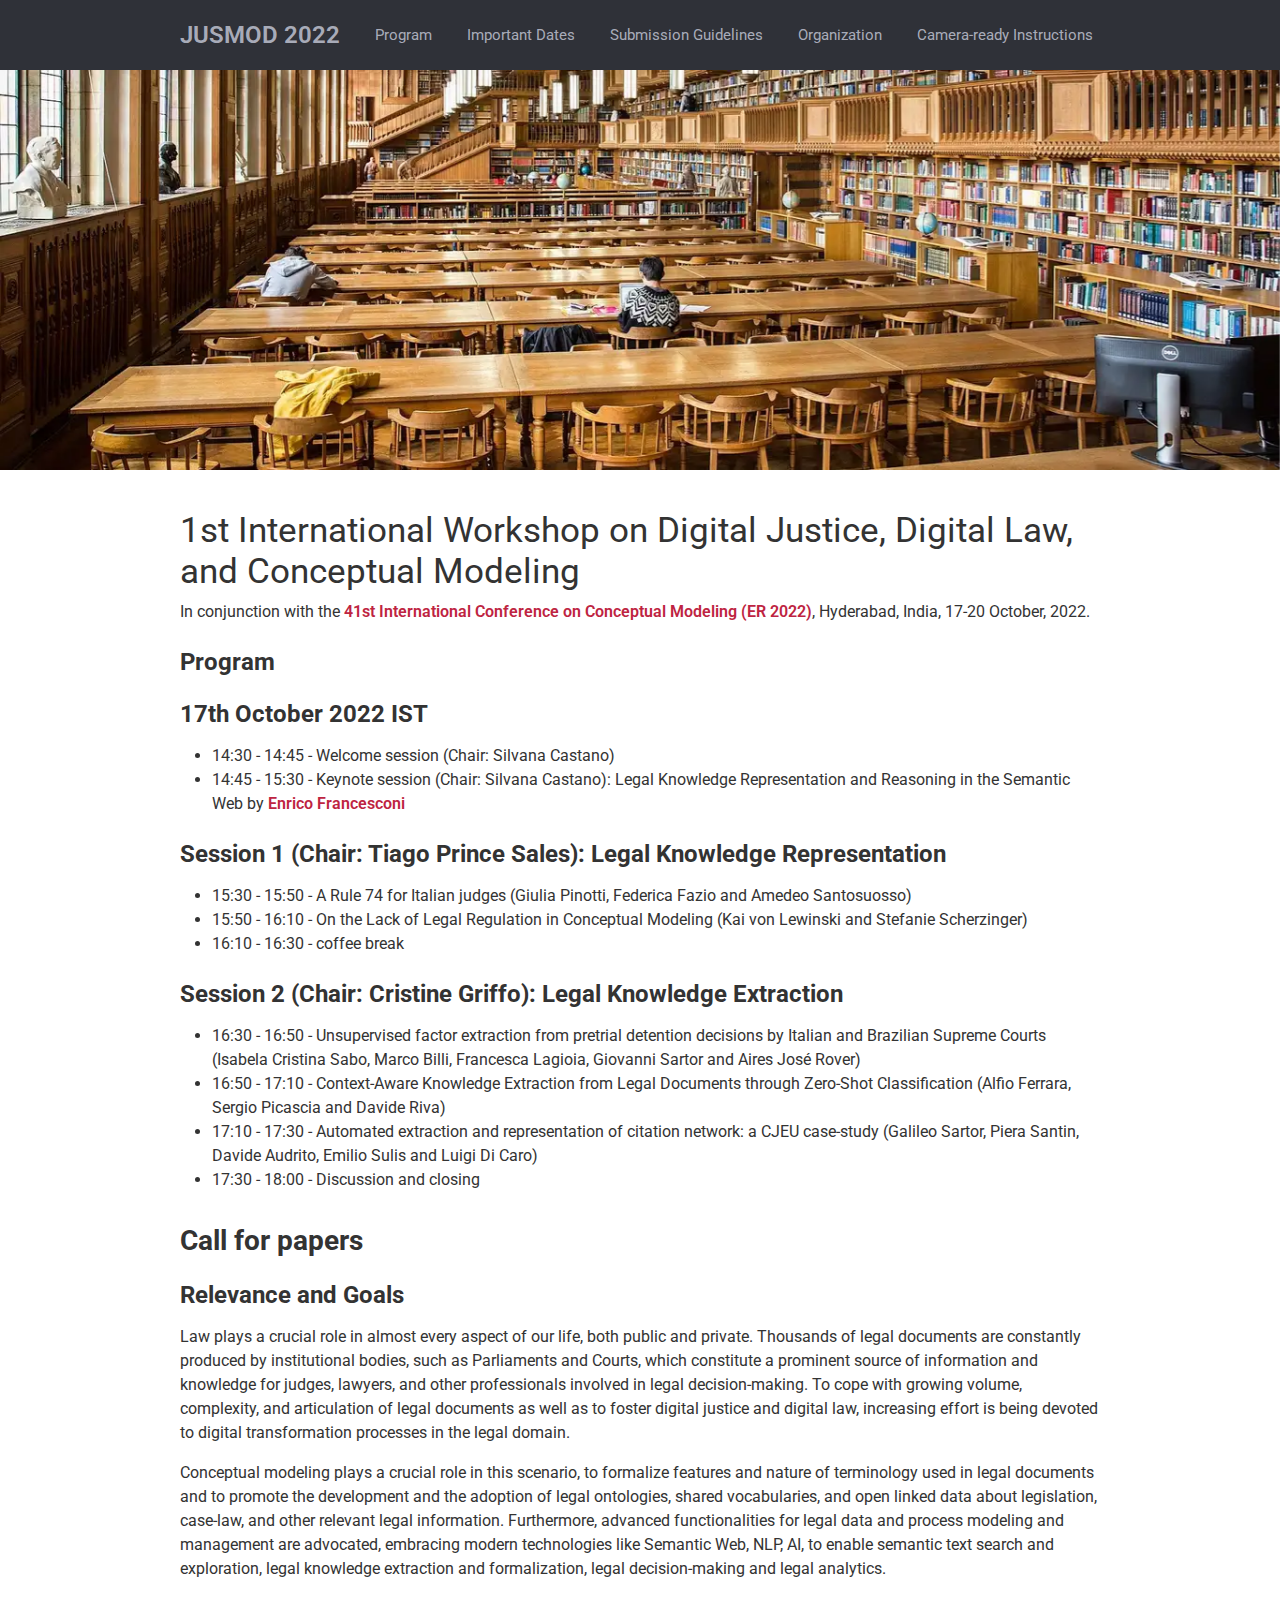
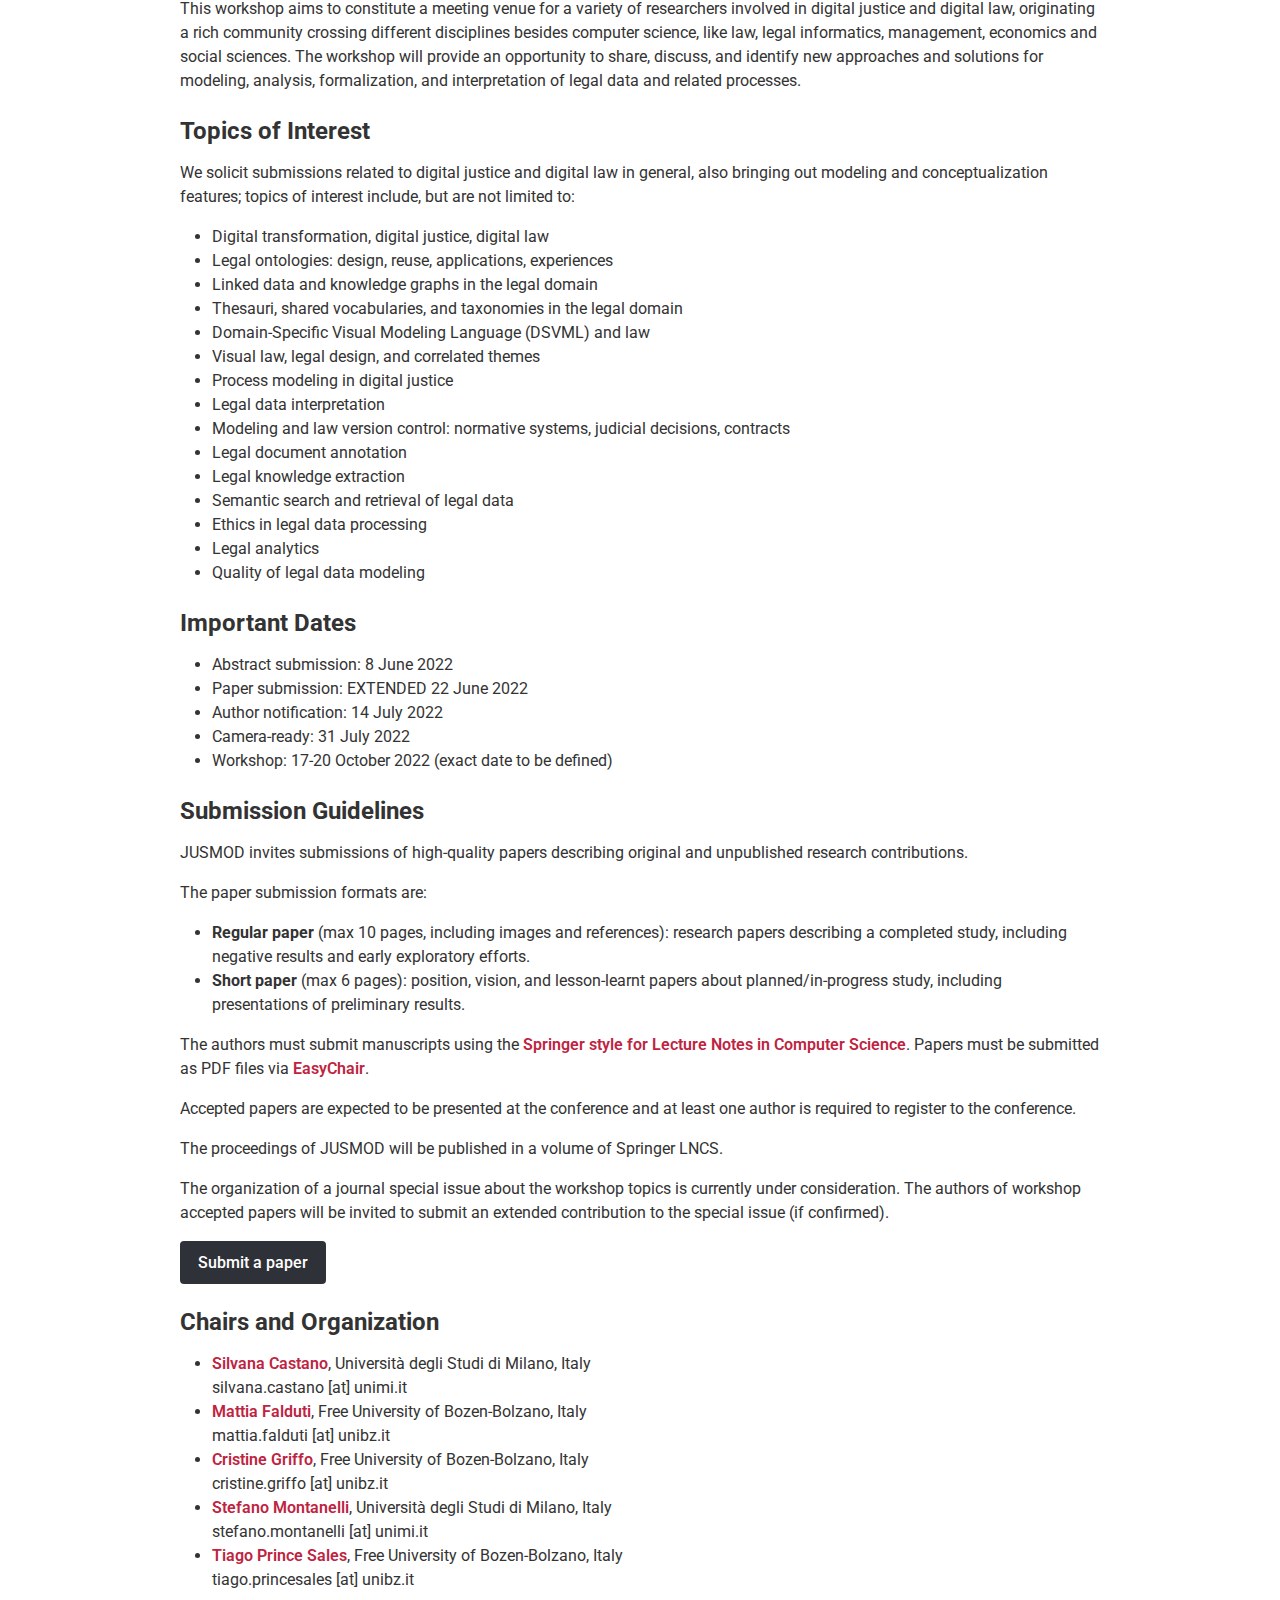
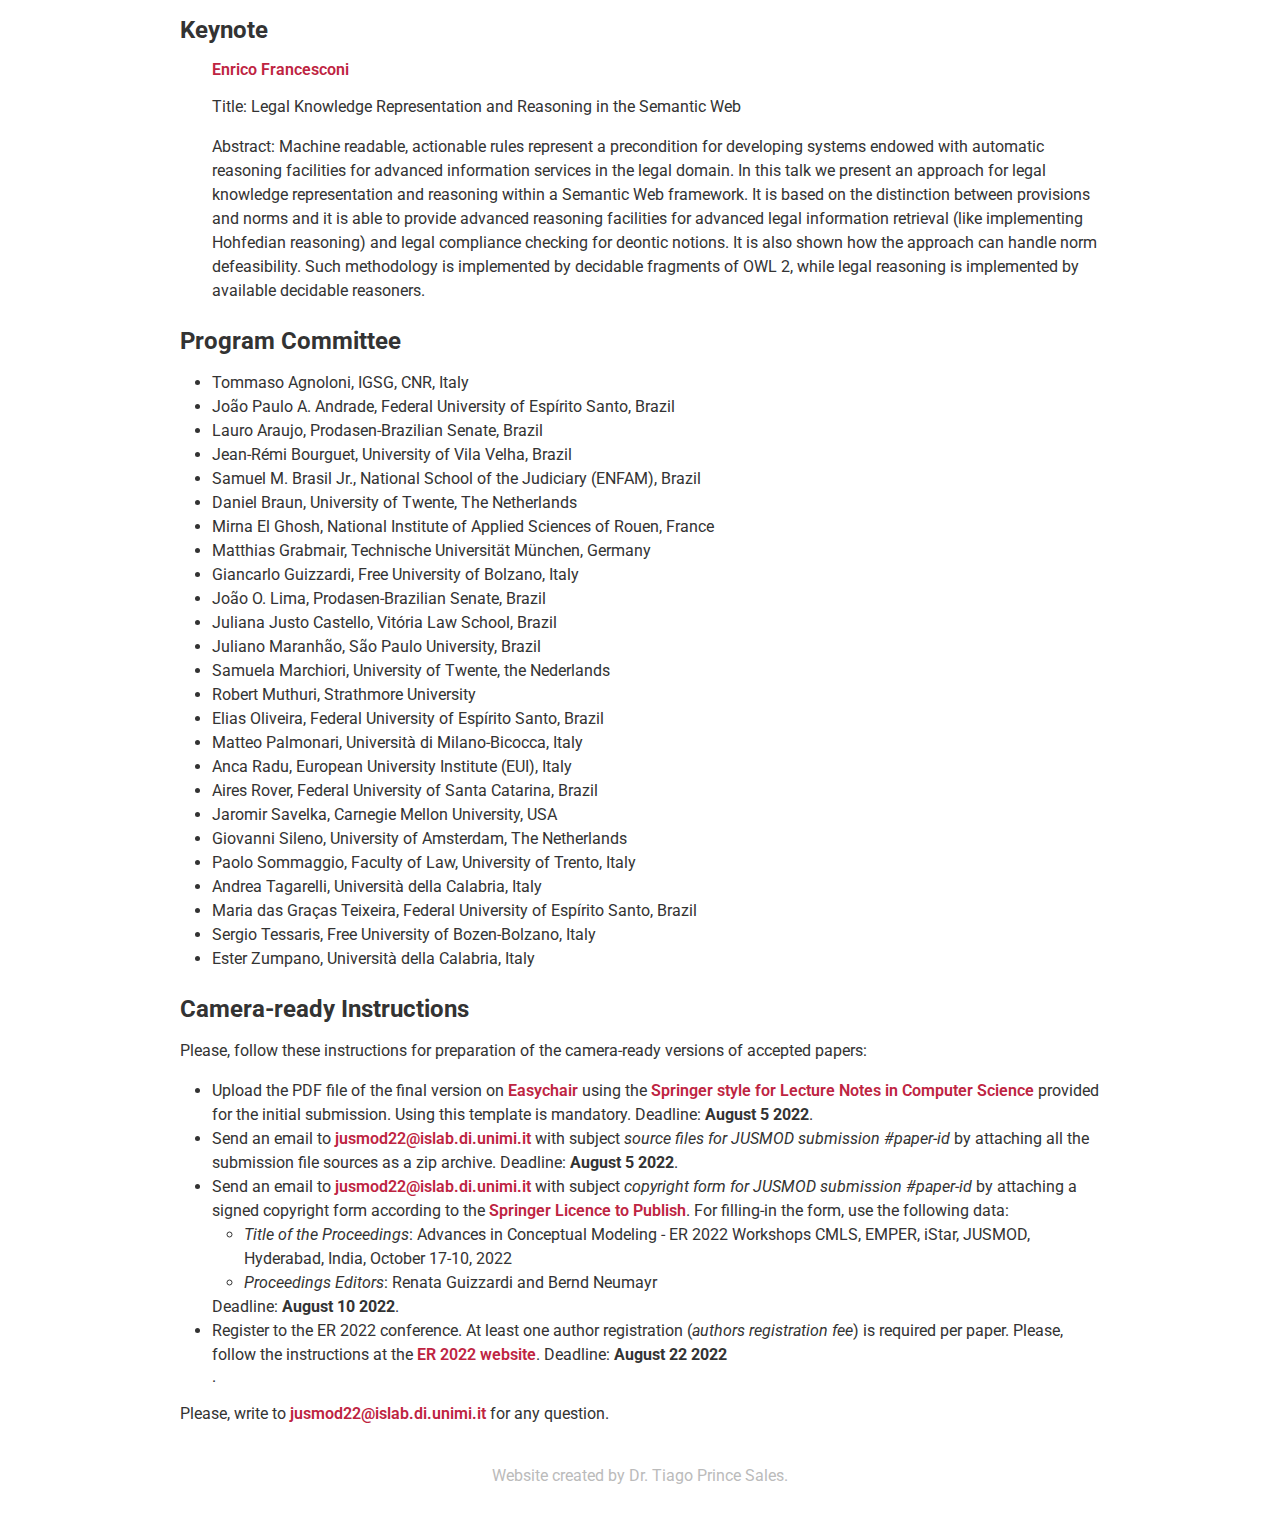
<file: index.html>
<!DOCTYPE html><html><head><meta charSet="utf-8"/><meta http-equiv="x-ua-compatible" content="ie=edge"/><meta name="viewport" content="width=device-width, initial-scale=1, shrink-to-fit=no"/><style data-href="/styles.17394949c17f4b7f514c.css" data-identity="gatsby-global-css">@import url(https://fonts.googleapis.com/css2?family=Roboto:ital,wght@0,100;0,300;0,400;0,500;0,700;0,900;1,100;1,300;1,400;1,500;1,700;1,900&display=swap);*{color:#333;font-family:Roboto,sans-serif;margin:0;padding:0;text-decoration:none}body,html{min-height:100%}.content,.navbar{max-width:920px;width:80%}.navbar{background-color:#2f3138;margin:0 auto}.banner{margin-top:70px}.content{margin:40px auto 0}header{background-color:#2f3138;overflow:hidden;position:fixed;top:0;width:100%;z-index:100}header:after{clear:both;content:"";display:table}header *{color:rgba(202,206,221,.8)}header :hover{color:#fff}.navbar{line-height:70px}.logo{font-size:24px;font-weight:600}.logo,nav{float:left}nav{font-size:15px;font-weight:400}nav ul{list-style:none;margin:0;padding:0}nav li{display:inline-block;margin-left:35px;position:relative}nav a{cursor:pointer;text-decoration:none}nav a:hover{color:#ededed}nav a:before{background-color:#be2441;content:"";display:block;height:3px;position:absolute;top:0;transition:all .25s ease-in-out;width:0}nav a:hover:before{width:100%}.content p{line-height:1.5em;margin:16px auto}.content p.subtitle{line-height:1.5em;margin:8px 0 16px}.content ul{margin-left:32px}.content li{line-height:1.5em}.content h1{font-size:35px;font-weight:400;margin-top:32px}.content h2{font-size:28px;margin-top:32px}.content h3{font-size:24px;margin-top:24px}.content h3+ul{margin-top:16px}.content a{color:#be2441;font-weight:600;transition:color .25s ease}.content a:hover{color:#be2441;text-decoration:underline}a.button{align-items:center;background:#2f3138;border-radius:4px;box-sizing:border-box;cursor:pointer;display:inline-flex;font-size:16px;font-weight:500;justify-content:center;min-height:2rem;min-width:2rem;padding:.75rem 1.125rem}a.button,a.button:hover{color:#fff;text-decoration:none}a.button:hover{background:#be2441}footer p{color:#bbb;margin:40px auto;text-align:center}</style><meta name="generator" content="Gatsby 4.2.0"/><style>.gatsby-image-wrapper{position:relative;overflow:hidden}.gatsby-image-wrapper picture.object-fit-polyfill{position:static!important}.gatsby-image-wrapper img{bottom:0;height:100%;left:0;margin:0;max-width:none;padding:0;position:absolute;right:0;top:0;width:100%;object-fit:cover}.gatsby-image-wrapper [data-main-image]{opacity:0;transform:translateZ(0);transition:opacity .25s linear;will-change:opacity}.gatsby-image-wrapper-constrained{display:inline-block;vertical-align:top}</style><noscript><style>.gatsby-image-wrapper noscript [data-main-image]{opacity:1!important}.gatsby-image-wrapper [data-placeholder-image]{opacity:0!important}</style></noscript><script type="module">const e="undefined"!=typeof HTMLImageElement&&"loading"in HTMLImageElement.prototype;e&&document.body.addEventListener("load",(function(e){if(void 0===e.target.dataset.mainImage)return;if(void 0===e.target.dataset.gatsbyImageSsr)return;const t=e.target;let a=null,n=t;for(;null===a&&n;)void 0!==n.parentNode.dataset.gatsbyImageWrapper&&(a=n.parentNode),n=n.parentNode;const o=a.querySelector("[data-placeholder-image]"),r=new Image;r.src=t.currentSrc,r.decode().catch((()=>{})).then((()=>{t.style.opacity=1,o&&(o.style.opacity=0,o.style.transition="opacity 500ms linear")}))}),!0);</script><link as="script" rel="preload" href="/webpack-runtime-8d6cd9f10039f32d5f2b.js"/><link as="script" rel="preload" href="/framework-46ecda8b424ab2e9c7f3.js"/><link as="script" rel="preload" href="/app-afbea067774d8ecb77ab.js"/><link as="script" rel="preload" href="/component---src-pages-index-js-513227d5210d26754ffe.js"/><link as="fetch" rel="preload" href="/page-data/index/page-data.json" crossorigin="anonymous"/><link as="fetch" rel="preload" href="/page-data/app-data.json" crossorigin="anonymous"/></head><body><div id="___gatsby"><div style="outline:none" tabindex="-1" id="gatsby-focus-wrapper"><div class="layout"><header><div class="navbar"><a aria-current="page" class="logo" href="/">JUSMOD 2022</a><nav><ul><li><a aria-current="page" title="Program" class="stripped" href="/">Program</a></li><li><a aria-current="page" title="Important Dates" class="stripped" href="/">Important Dates</a></li><li><a aria-current="page" title="Submission Guidelines" class="stripped" href="/">Submission Guidelines</a></li><li><a aria-current="page" title="Organization" class="stripped" href="/">Organization</a></li><li><a aria-current="page" title="Camera-ready Instructions" class="stripped" href="/">Camera-ready Instructions</a></li></ul></nav></div></header><div data-gatsby-image-wrapper="" class="gatsby-image-wrapper banner"><div aria-hidden="true" style="padding-top:31.25%"></div><img aria-hidden="true" data-placeholder-image="" style="opacity:1;transition:opacity 500ms linear" decoding="async" src="[data-uri]" alt=""/><picture><source type="image/webp" data-srcset="/static/988ee0eca67af32f0b1602881d0b34b4/b19ed/banner.webp 750w,/static/988ee0eca67af32f0b1602881d0b34b4/02909/banner.webp 1080w,/static/988ee0eca67af32f0b1602881d0b34b4/5981b/banner.webp 1366w,/static/988ee0eca67af32f0b1602881d0b34b4/707e4/banner.webp 1920w" sizes="100vw"/><img data-gatsby-image-ssr="" layout="fullWidth" data-main-image="" style="opacity:0" sizes="100vw" decoding="async" loading="lazy" data-src="/static/988ee0eca67af32f0b1602881d0b34b4/33355/banner.jpg" data-srcset="/static/988ee0eca67af32f0b1602881d0b34b4/19e5a/banner.jpg 750w,/static/988ee0eca67af32f0b1602881d0b34b4/5c354/banner.jpg 1080w,/static/988ee0eca67af32f0b1602881d0b34b4/c7a30/banner.jpg 1366w,/static/988ee0eca67af32f0b1602881d0b34b4/33355/banner.jpg 1920w" alt="Banner"/></picture><noscript><picture><source type="image/webp" srcSet="/static/988ee0eca67af32f0b1602881d0b34b4/b19ed/banner.webp 750w,/static/988ee0eca67af32f0b1602881d0b34b4/02909/banner.webp 1080w,/static/988ee0eca67af32f0b1602881d0b34b4/5981b/banner.webp 1366w,/static/988ee0eca67af32f0b1602881d0b34b4/707e4/banner.webp 1920w" sizes="100vw"/><img data-gatsby-image-ssr="" layout="fullWidth" data-main-image="" style="opacity:0" sizes="100vw" decoding="async" loading="lazy" src="/static/988ee0eca67af32f0b1602881d0b34b4/33355/banner.jpg" srcSet="/static/988ee0eca67af32f0b1602881d0b34b4/19e5a/banner.jpg 750w,/static/988ee0eca67af32f0b1602881d0b34b4/5c354/banner.jpg 1080w,/static/988ee0eca67af32f0b1602881d0b34b4/c7a30/banner.jpg 1366w,/static/988ee0eca67af32f0b1602881d0b34b4/33355/banner.jpg 1920w" alt="Banner"/></picture></noscript><script type="module">const t="undefined"!=typeof HTMLImageElement&&"loading"in HTMLImageElement.prototype;if(t){const t=document.querySelectorAll("img[data-main-image]");for(let e of t){e.dataset.src&&(e.setAttribute("src",e.dataset.src),e.removeAttribute("data-src")),e.dataset.srcset&&(e.setAttribute("srcset",e.dataset.srcset),e.removeAttribute("data-srcset"));const t=e.parentNode.querySelectorAll("source[data-srcset]");for(let e of t)e.setAttribute("srcset",e.dataset.srcset),e.removeAttribute("data-srcset");e.complete&&(e.style.opacity=1)}}</script></div><div class="content"><section><div><h1>1st International Workshop on Digital Justice, Digital Law, and Conceptual Modeling</h1><p class="subtitle">In conjunction with the<!-- --> <a href="https://er2022web.github.io/ER2022/">41st International Conference on Conceptual Modeling (ER 2022)</a>, Hyderabad, India, 17-20 October, 2022.</p><h3 id="program">Program</h3><h3>17th October 2022 IST</h3><ul><li>14:30 - 14:45 - Welcome session (Chair: Silvana Castano)</li><li>14:45 - 15:30 - Keynote session (Chair: Silvana Castano): Legal Knowledge Representation and Reasoning in the Semantic Web by <a href="https://www.linkedin.com/in/enrico-francesconi-4754958/"> Enrico Francesconi</a></li></ul><h3>Session 1 (Chair: Tiago Prince Sales): Legal Knowledge Representation</h3><ul><li>15:30 - 15:50 - A Rule 74 for Italian judges (Giulia Pinotti, Federica Fazio and Amedeo Santosuosso)</li><li>15:50 - 16:10 - On the Lack of Legal Regulation in Conceptual Modeling (Kai von Lewinski and Stefanie Scherzinger)</li><li>16:10 - 16:30 - coffee break</li></ul><h3>Session 2 (Chair: Cristine Griffo): Legal Knowledge Extraction</h3><ul><li>16:30 - 16:50 - Unsupervised factor extraction from pretrial detention decisions by Italian and Brazilian Supreme Courts (Isabela Cristina Sabo, Marco Billi, Francesca Lagioia, Giovanni Sartor and Aires José Rover)</li><li>16:50 - 17:10 - Context-Aware Knowledge Extraction from Legal Documents through Zero-Shot Classification (Alfio Ferrara, Sergio Picascia and Davide Riva)</li><li>17:10 - 17:30 - Automated extraction and representation of citation network: a CJEU case-study (Galileo Sartor, Piera Santin, Davide Audrito, Emilio Sulis and Luigi Di Caro)</li><li>17:30 - 18:00 - Discussion and closing</li></ul><h2>Call for papers</h2><h3>Relevance and Goals</h3><p>Law plays a crucial role in almost every aspect of our life, both public and private. Thousands of legal documents are constantly produced by institutional bodies, such as Parliaments and Courts, which constitute a prominent source of information and knowledge for judges, lawyers, and other professionals involved in legal decision-making. To cope with growing volume, complexity, and articulation of legal documents as well as to foster digital justice and digital law, increasing effort is being devoted to digital transformation processes in the legal domain.</p><p>Conceptual modeling plays a crucial role in this scenario, to formalize features and nature of terminology used in legal documents and to promote the development and the adoption of legal ontologies, shared vocabularies, and open linked data about legislation, case-law, and other relevant legal information. Furthermore, advanced functionalities for legal data and process modeling and management are advocated, embracing modern technologies like Semantic Web, NLP, AI, to enable semantic text search and exploration, legal knowledge extraction and formalization, legal decision-making and legal analytics.</p><p>This workshop aims to constitute a meeting venue for a variety of researchers involved in digital justice and digital law, originating a rich community crossing different disciplines besides computer science, like law, legal informatics, management, economics and social sciences. The workshop will provide an opportunity to share, discuss, and identify new approaches and solutions for modeling, analysis, formalization, and interpretation of legal data and related processes.</p><h3>Topics of Interest</h3><p>We solicit submissions related to digital justice and digital law in general, also bringing out modeling and conceptualization features; topics of interest include, but are not limited to:</p><ul><li>Digital transformation, digital justice, digital law</li><li>Legal ontologies: design, reuse, applications, experiences</li><li>Linked data and knowledge graphs in the legal domain</li><li>Thesauri, shared vocabularies, and taxonomies in the legal domain</li><li>Domain-Specific Visual Modeling Language (DSVML) and law</li><li>Visual law, legal design, and correlated themes</li><li>Process modeling in digital justice</li><li>Legal data interpretation</li><li>Modeling and law version control: normative systems, judicial decisions, contracts</li><li>Legal document annotation</li><li>Legal knowledge extraction</li><li>Semantic search and retrieval of legal data</li><li>Ethics in legal data processing</li><li>Legal analytics</li><li>Quality of legal data modeling</li></ul><h3 id="dates">Important Dates</h3><ul><li>Abstract submission: 8 June 2022</li><li>Paper submission: EXTENDED 22 June 2022</li><li>Author notification: 14 July 2022</li><li>Camera-ready: 31 July 2022</li><li>Workshop: 17-20 October 2022 (exact date to be defined)</li></ul><h3 id="guidelines">Submission Guidelines</h3><p>JUSMOD invites submissions of high-quality papers describing original and unpublished research contributions.</p><p>The paper submission formats are:</p><ul><li><b>Regular paper</b> (max 10 pages, including images and references): research papers describing a completed study, including negative results and early exploratory efforts.</li><li><b>Short paper</b> (max 6 pages): position, vision, and lesson-learnt papers about planned/in-progress study, including presentations of preliminary results. </li></ul><p>The authors must submit manuscripts using the <a href="https://www.springer.com/gp/computer-science/lncs/conference-proceedings-guidelines">Springer style for Lecture Notes in Computer Science</a>. Papers must be submitted as PDF files via <a href="https://easychair.org/conferences/?conf=jusmod22">EasyChair</a>.</p><p> Accepted papers are expected to be presented at the conference and at least one author is required to register to the conference.</p><p>The proceedings of JUSMOD will be published in a volume of Springer LNCS.</p><p>The organization of a journal special issue about the workshop topics is currently under consideration. The authors of workshop accepted papers will be invited to submit an extended contribution to the special issue (if confirmed).</p><div><a href="https://easychair.org/conferences/?conf=jusmod22" class="button" target="_blank" rel="noreferrer">Submit a paper</a></div><h3 id="organization">Chairs and Organization</h3><ul><li><div><a href="https://www.unimi.it/it/ugov/person/silvana-castano">Silvana Castano</a>, Università degli Studi di Milano, Italy</div><div>silvana.castano [at] unimi.it</div></li><li><div><a href="https://scholar.google.com/citations?user=W8Mu8rAAAAAJ">Mattia Falduti</a>, Free University of Bozen-Bolzano, Italy</div><div>mattia.falduti [at] unibz.it</div></li><li><div><a href="https://scholar.google.com/citations?user=TCpW-JMAAAAJ">Cristine Griffo</a>, Free University of Bozen-Bolzano, Italy</div><div>cristine.griffo [at] unibz.it</div></li><li><div><a href="https://www.unimi.it/en/ugov/person/stefano-montanelli">Stefano Montanelli</a>, Università degli Studi di Milano, Italy</div><div>stefano.montanelli [at] unimi.it</div></li><li><div><a href="https://inf.unibz.it/~tpsales">Tiago Prince Sales</a>, Free University of Bozen-Bolzano, Italy</div><div>tiago.princesales [at] unibz.it</div></li></ul><h3>Keynote</h3><ul><a href="https://www.linkedin.com/in/enrico-francesconi-4754958/"> Enrico Francesconi</a><p>Title: Legal Knowledge Representation and Reasoning in the Semantic Web</p><p>Abstract: Machine readable, actionable rules represent a precondition for developing systems endowed with automatic reasoning facilities for advanced information services in the legal domain. In this talk we present an approach for legal knowledge representation and reasoning within a Semantic Web framework. It is based on the distinction between provisions and norms and it is able to provide advanced reasoning facilities for advanced legal information retrieval (like implementing Hohfedian reasoning) and legal compliance checking for deontic notions. It is also shown how the approach can handle norm defeasibility. Such methodology is implemented by decidable fragments of OWL 2, while legal reasoning is implemented by available decidable reasoners.</p></ul><h3>Program Committee</h3><ul><li>Tommaso Agnoloni, IGSG, CNR, Italy </li><li>João Paulo A. Andrade, Federal University of Espírito Santo, Brazil</li><li>Lauro Araujo, Prodasen-Brazilian Senate, Brazil</li><li>Jean-Rémi Bourguet, University of Vila Velha, Brazil</li><li>Samuel M. Brasil Jr., National School of the Judiciary (ENFAM), Brazil</li><li>Daniel Braun, University of Twente, The Netherlands</li><li>Mirna El Ghosh, National Institute of Applied Sciences of Rouen, France</li><li>Matthias Grabmair, Technische Universität München, Germany</li><li>Giancarlo Guizzardi, Free University of Bolzano, Italy</li><li>João O. Lima, Prodasen-Brazilian Senate, Brazil</li><li>Juliana Justo Castello, Vitória Law School, Brazil</li><li>Juliano Maranhão, São Paulo University, Brazil</li><li>Samuela Marchiori, University of Twente, the Nederlands </li><li>Robert Muthuri,  Strathmore University </li><li>Elias Oliveira, Federal University of Espírito Santo, Brazil</li><li>Matteo Palmonari, Università di Milano-Bicocca, Italy</li><li>Anca Radu, European University Institute (EUI), Italy</li><li>Aires Rover, Federal University of Santa Catarina, Brazil</li><li>Jaromir Savelka, Carnegie Mellon University, USA</li><li>Giovanni Sileno, University of Amsterdam, The Netherlands</li><li>Paolo Sommaggio, Faculty of Law, University of Trento, Italy</li><li>Andrea Tagarelli, Università della Calabria, Italy</li><li>Maria das Graças Teixeira, Federal University of Espírito Santo, Brazil</li><li>Sergio Tessaris, Free University of Bozen-Bolzano, Italy</li><li>Ester Zumpano, Università della Calabria, Italy</li></ul><h3 id="camera"> Camera-ready Instructions</h3><p>Please, follow these instructions for preparation of the camera-ready versions of accepted papers:</p><ul><li>Upload the PDF file of the final version on <a href="https://easychair.org/conferences/?conf=jusmod22">Easychair</a> using the <a href="https://www.springer.com/gp/computer-science/lncs/conference-proceedings-guidelines">Springer style for Lecture Notes in Computer Science</a> provided for the initial submission. Using this template is mandatory. Deadline: <b>August 5 2022</b>.</li><li>Send an email to <a href="mailto:jusmod22@islab.di.unimi.it?subject=source%20files%20for%20JUSMOD%20submission%20%23paper-id">jusmod22@islab.di.unimi.it</a> with subject <i>source files for JUSMOD submission #paper-id</i> by attaching all the submission file sources as a zip archive. Deadline: <b>August 5 2022</b>.</li><li>Send an email to <a href="mailto:jusmod22@islab.di.unimi.it?subject=copyright%20form%20for%20JUSMOD%20submission%20%23paper-id">jusmod22@islab.di.unimi.it</a> with subject <i>copyright form for JUSMOD submission #paper-id</i> by attaching a signed copyright form according to the <a href="https://resource-cms.springernature.com/springer-cms/rest/v1/content/19790018/data/SNCS_ProceedingsPaper_LTP_ST_SN_Switzerland">Springer Licence to Publish</a>. For filling-in the form, use the following data:<ul><li><i>Title of the Proceedings</i>: Advances in Conceptual Modeling - ER 2022 Workshops CMLS, EMPER, iStar, JUSMOD, Hyderabad, India, October 17-10, 2022</li><li><i>Proceedings Editors</i>: Renata Guizzardi and Bernd Neumayr</li></ul>Deadline: <b>August 10 2022</b>.</li><li>Register to the ER 2022 conference. At least one author registration (<i>authors registration fee</i>) is required per paper. Please, follow the instructions at the <a href="https://er2022web.github.io/ER2022/registration.html">ER 2022 website</a>. Deadline: <b>August 22 2022</b></li>.</ul><p>Please, write to <a href="mailto:jusmod22@islab.di.unimi.it">jusmod22@islab.di.unimi.it</a> for any question.</p></div></section></div><footer><p>Website created by Dr. Tiago Prince Sales.</p></footer></div></div><div id="gatsby-announcer" style="position:absolute;top:0;width:1px;height:1px;padding:0;overflow:hidden;clip:rect(0, 0, 0, 0);white-space:nowrap;border:0" aria-live="assertive" aria-atomic="true"></div></div><script id="gatsby-script-loader">/*<![CDATA[*/window.pagePath="/";/*]]>*/</script><script id="gatsby-chunk-mapping">/*<![CDATA[*/window.___chunkMapping={"polyfill":["/polyfill-3ac634071ae9f1d1b190.js"],"app":["/app-afbea067774d8ecb77ab.js"],"component---src-pages-404-js":["/component---src-pages-404-js-f1c8cca07bbd2f6b2b4d.js"],"component---src-pages-index-js":["/component---src-pages-index-js-513227d5210d26754ffe.js"]};/*]]>*/</script><script src="/polyfill-3ac634071ae9f1d1b190.js" nomodule=""></script><script src="/component---src-pages-index-js-513227d5210d26754ffe.js" async=""></script><script src="/app-afbea067774d8ecb77ab.js" async=""></script><script src="/framework-46ecda8b424ab2e9c7f3.js" async=""></script><script src="/webpack-runtime-8d6cd9f10039f32d5f2b.js" async=""></script></body></html>
</file>
